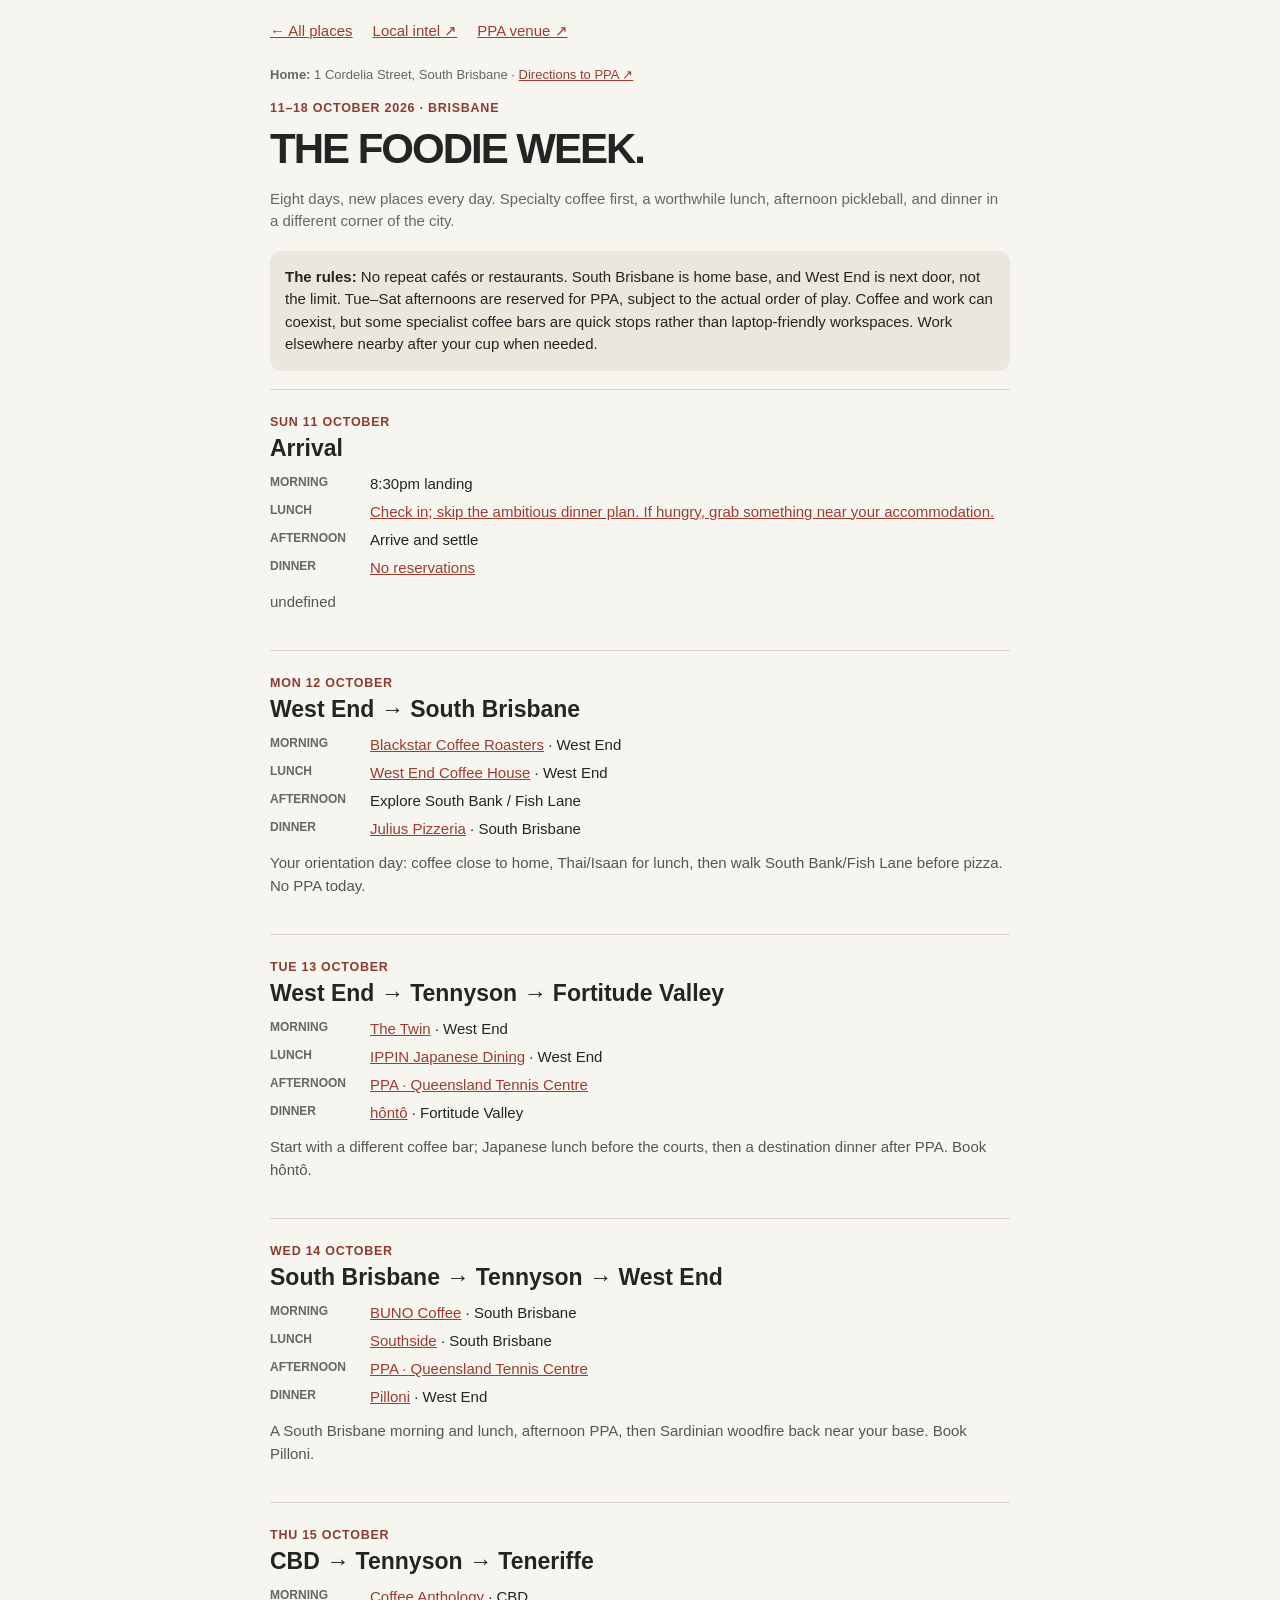
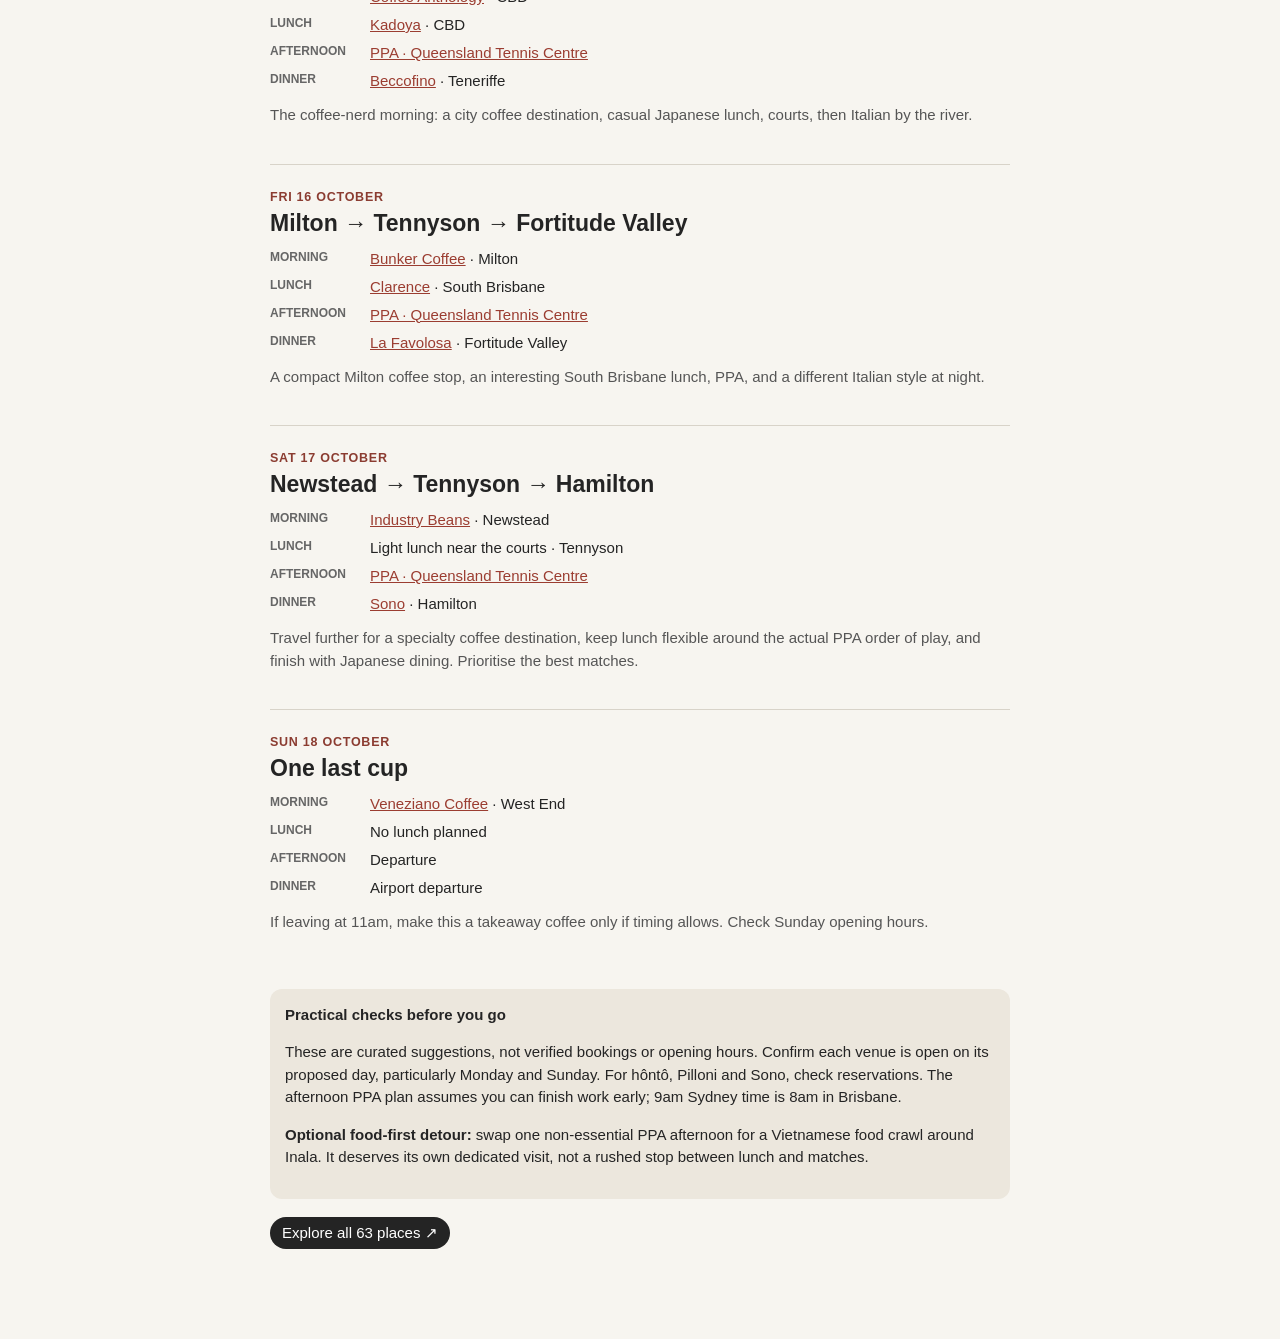
<file: itinerary.html>
<!doctype html><html lang="en"><meta charset="utf-8"><meta name="viewport" content="width=device-width,initial-scale=1"><meta name="theme-color" content="#f7f5f0"><title>BRISSY · Foodie week</title><style>body{margin:0;background:#f7f5f0;color:#242424;font:15px -apple-system,BlinkMacSystemFont,Arial,sans-serif}main{max-width:740px;margin:auto;padding:22px 18px 90px}a{color:#9b3d31}h1{font-size:42px;letter-spacing:-2px;margin:10px 0}h2{font-size:23px;margin:6px 0 13px}header p{line-height:1.5;color:#666}nav{display:flex;gap:20px;margin-bottom:25px}article{border-top:1px solid #d8d3c9;padding:22px 0}small{color:#8b3c31;font-weight:700;text-transform:uppercase;letter-spacing:.06em}.route{font-size:13px;color:#777;margin:5px 0 12px}.slots{display:grid;grid-template-columns:90px 1fr;gap:11px 10px}.slots dt{font-size:12px;color:#666;font-weight:700;text-transform:uppercase}.slots dd{margin:0}.why{line-height:1.5;color:#555}aside{background:#ece7dd;border-radius:12px;padding:15px;line-height:1.5;margin:18px 0}.pill{display:inline-block;background:#242424;color:white;border-radius:20px;padding:7px 12px;text-decoration:none}</style><main><nav><a href="./">← All places</a><a href="quirks.html">Local intel ↗</a><a href="https://www.google.com/maps/search/?api=1&query=Queensland+Tennis+Centre+Tennyson" target="_blank">PPA venue ↗</a></nav><header><p style="font-size:13px"><b>Home:</b> 1 Cordelia Street, South Brisbane · <a href="https://www.google.com/maps/dir/?api=1&origin=1+Cordelia+Street+South+Brisbane+QLD+4101&destination=Queensland+Tennis+Centre+Tennyson+QLD+4105">Directions to PPA ↗</a></p><small>11–18 October 2026 · Brisbane</small><h1>THE FOODIE WEEK.</h1><p>Eight days, new places every day. Specialty coffee first, a worthwhile lunch, afternoon pickleball, and dinner in a different corner of the city.</p></header><aside><strong>The rules:</strong> No repeat cafés or restaurants. South Brisbane is home base, and West End is next door, not the limit. Tue–Sat afternoons are reserved for PPA, subject to the actual order of play. Coffee and work can coexist, but some specialist coffee bars are quick stops rather than laptop-friendly workspaces. Work elsewhere nearby after your cup when needed.</aside><article><small>Sun 11 October</small><h2>Arrival</h2><div class="slots"><dt>Morning</dt><dd>8:30pm landing</dd><dt>Lunch</dt><dd><a href="https://www.google.com/maps/search/?api=1&query=Check%20in%3B%20skip%20the%20ambitious%20dinner%20plan.%20If%20hungry%2C%20grab%20something%20near%20your%20accommodation.%20%20Brisbane" target="_blank" rel="noopener">Check in; skip the ambitious dinner plan. If hungry, grab something near your accommodation.</a></dd><dt>Afternoon</dt><dd>Arrive and settle</dd><dt>Dinner</dt><dd><a href="https://www.google.com/maps/search/?api=1&query=No%20reservations%20%20Brisbane" target="_blank" rel="noopener">No reservations</a></dd></div><p class="why">undefined</p></article><article><small>Mon 12 October</small><h2>West End → South Brisbane</h2><div class="slots"><dt>Morning</dt><dd><a href="https://www.google.com/maps/search/?api=1&query=Blackstar%20Coffee%20Roasters%20West%20End%20Brisbane" target="_blank" rel="noopener">Blackstar Coffee Roasters</a> · West End</dd><dt>Lunch</dt><dd><a href="https://www.google.com/maps/search/?api=1&query=West%20End%20Coffee%20House%20West%20End%20Brisbane" target="_blank" rel="noopener">West End Coffee House</a> · West End</dd><dt>Afternoon</dt><dd>Explore South Bank / Fish Lane</dd><dt>Dinner</dt><dd><a href="https://www.google.com/maps/search/?api=1&query=Julius%20Pizzeria%20South%20Brisbane%20Brisbane" target="_blank" rel="noopener">Julius Pizzeria</a> · South Brisbane</dd></div><p class="why">Your orientation day: coffee close to home, Thai/Isaan for lunch, then walk South Bank/Fish Lane before pizza. No PPA today.</p></article><article><small>Tue 13 October</small><h2>West End → Tennyson → Fortitude Valley</h2><div class="slots"><dt>Morning</dt><dd><a href="https://www.google.com/maps/search/?api=1&query=The%20Twin%20West%20End%20Brisbane" target="_blank" rel="noopener">The Twin</a> · West End</dd><dt>Lunch</dt><dd><a href="https://www.google.com/maps/search/?api=1&query=IPPIN%20Japanese%20Dining%20West%20End%20Brisbane" target="_blank" rel="noopener">IPPIN Japanese Dining</a> · West End</dd><dt>Afternoon</dt><dd><a href='https://www.google.com/maps/search/?api=1&query=Queensland%20Tennis%20Centre%20Tennyson%20Brisbane'>PPA · Queensland Tennis Centre</a></dd><dt>Dinner</dt><dd><a href="https://www.google.com/maps/search/?api=1&query=h%C3%B4nt%C3%B4%20Fortitude%20Valley%20Brisbane" target="_blank" rel="noopener">hôntô</a> · Fortitude Valley</dd></div><p class="why">Start with a different coffee bar; Japanese lunch before the courts, then a destination dinner after PPA. Book hôntô.</p></article><article><small>Wed 14 October</small><h2>South Brisbane → Tennyson → West End</h2><div class="slots"><dt>Morning</dt><dd><a href="https://www.google.com/maps/search/?api=1&query=BUNO%20Coffee%20South%20Brisbane%20Brisbane" target="_blank" rel="noopener">BUNO Coffee</a> · South Brisbane</dd><dt>Lunch</dt><dd><a href="https://www.google.com/maps/search/?api=1&query=Southside%20South%20Brisbane%20Brisbane" target="_blank" rel="noopener">Southside</a> · South Brisbane</dd><dt>Afternoon</dt><dd><a href='https://www.google.com/maps/search/?api=1&query=Queensland%20Tennis%20Centre%20Tennyson%20Brisbane'>PPA · Queensland Tennis Centre</a></dd><dt>Dinner</dt><dd><a href="https://www.google.com/maps/search/?api=1&query=Pilloni%20West%20End%20Brisbane" target="_blank" rel="noopener">Pilloni</a> · West End</dd></div><p class="why">A South Brisbane morning and lunch, afternoon PPA, then Sardinian woodfire back near your base. Book Pilloni.</p></article><article><small>Thu 15 October</small><h2>CBD → Tennyson → Teneriffe</h2><div class="slots"><dt>Morning</dt><dd><a href="https://www.google.com/maps/search/?api=1&query=Coffee%20Anthology%20CBD%20Brisbane" target="_blank" rel="noopener">Coffee Anthology</a> · CBD</dd><dt>Lunch</dt><dd><a href="https://www.google.com/maps/search/?api=1&query=Kadoya%20CBD%20Brisbane" target="_blank" rel="noopener">Kadoya</a> · CBD</dd><dt>Afternoon</dt><dd><a href='https://www.google.com/maps/search/?api=1&query=Queensland%20Tennis%20Centre%20Tennyson%20Brisbane'>PPA · Queensland Tennis Centre</a></dd><dt>Dinner</dt><dd><a href="https://www.google.com/maps/search/?api=1&query=Beccofino%20Teneriffe%20Brisbane" target="_blank" rel="noopener">Beccofino</a> · Teneriffe</dd></div><p class="why">The coffee-nerd morning: a city coffee destination, casual Japanese lunch, courts, then Italian by the river.</p></article><article><small>Fri 16 October</small><h2>Milton → Tennyson → Fortitude Valley</h2><div class="slots"><dt>Morning</dt><dd><a href="https://www.google.com/maps/search/?api=1&query=Bunker%20Coffee%20Milton%20Brisbane" target="_blank" rel="noopener">Bunker Coffee</a> · Milton</dd><dt>Lunch</dt><dd><a href="https://www.google.com/maps/search/?api=1&query=Clarence%20South%20Brisbane%20Brisbane" target="_blank" rel="noopener">Clarence</a> · South Brisbane</dd><dt>Afternoon</dt><dd><a href='https://www.google.com/maps/search/?api=1&query=Queensland%20Tennis%20Centre%20Tennyson%20Brisbane'>PPA · Queensland Tennis Centre</a></dd><dt>Dinner</dt><dd><a href="https://www.google.com/maps/search/?api=1&query=La%20Favolosa%20Fortitude%20Valley%20Brisbane" target="_blank" rel="noopener">La Favolosa</a> · Fortitude Valley</dd></div><p class="why">A compact Milton coffee stop, an interesting South Brisbane lunch, PPA, and a different Italian style at night.</p></article><article><small>Sat 17 October</small><h2>Newstead → Tennyson → Hamilton</h2><div class="slots"><dt>Morning</dt><dd><a href="https://www.google.com/maps/search/?api=1&query=Industry%20Beans%20Newstead%20Brisbane" target="_blank" rel="noopener">Industry Beans</a> · Newstead</dd><dt>Lunch</dt><dd>Light lunch near the courts · Tennyson</dd><dt>Afternoon</dt><dd><a href='https://www.google.com/maps/search/?api=1&query=Queensland%20Tennis%20Centre%20Tennyson%20Brisbane'>PPA · Queensland Tennis Centre</a></dd><dt>Dinner</dt><dd><a href="https://www.google.com/maps/search/?api=1&query=Sono%20Hamilton%20Brisbane" target="_blank" rel="noopener">Sono</a> · Hamilton</dd></div><p class="why">Travel further for a specialty coffee destination, keep lunch flexible around the actual PPA order of play, and finish with Japanese dining. Prioritise the best matches.</p></article><article><small>Sun 18 October</small><h2>One last cup</h2><div class="slots"><dt>Morning</dt><dd><a href="https://www.google.com/maps/search/?api=1&query=Veneziano%20Coffee%20West%20End%20Brisbane" target="_blank" rel="noopener">Veneziano Coffee</a> · West End</dd><dt>Lunch</dt><dd>No lunch planned</dd><dt>Afternoon</dt><dd>Departure</dd><dt>Dinner</dt><dd>Airport departure</dd></div><p class="why">If leaving at 11am, make this a takeaway coffee only if timing allows. Check Sunday opening hours.</p></article><aside><strong>Practical checks before you go</strong><p>These are curated suggestions, not verified bookings or opening hours. Confirm each venue is open on its proposed day, particularly Monday and Sunday. For hôntô, Pilloni and Sono, check reservations. The afternoon PPA plan assumes you can finish work early; 9am Sydney time is 8am in Brisbane.</p><p><b>Optional food-first detour:</b> swap one non-essential PPA afternoon for a Vietnamese food crawl around Inala. It deserves its own dedicated visit, not a rushed stop between lunch and matches.</p></aside><a class="pill" href="./">Explore all 63 places ↗</a></main></html>
</file>
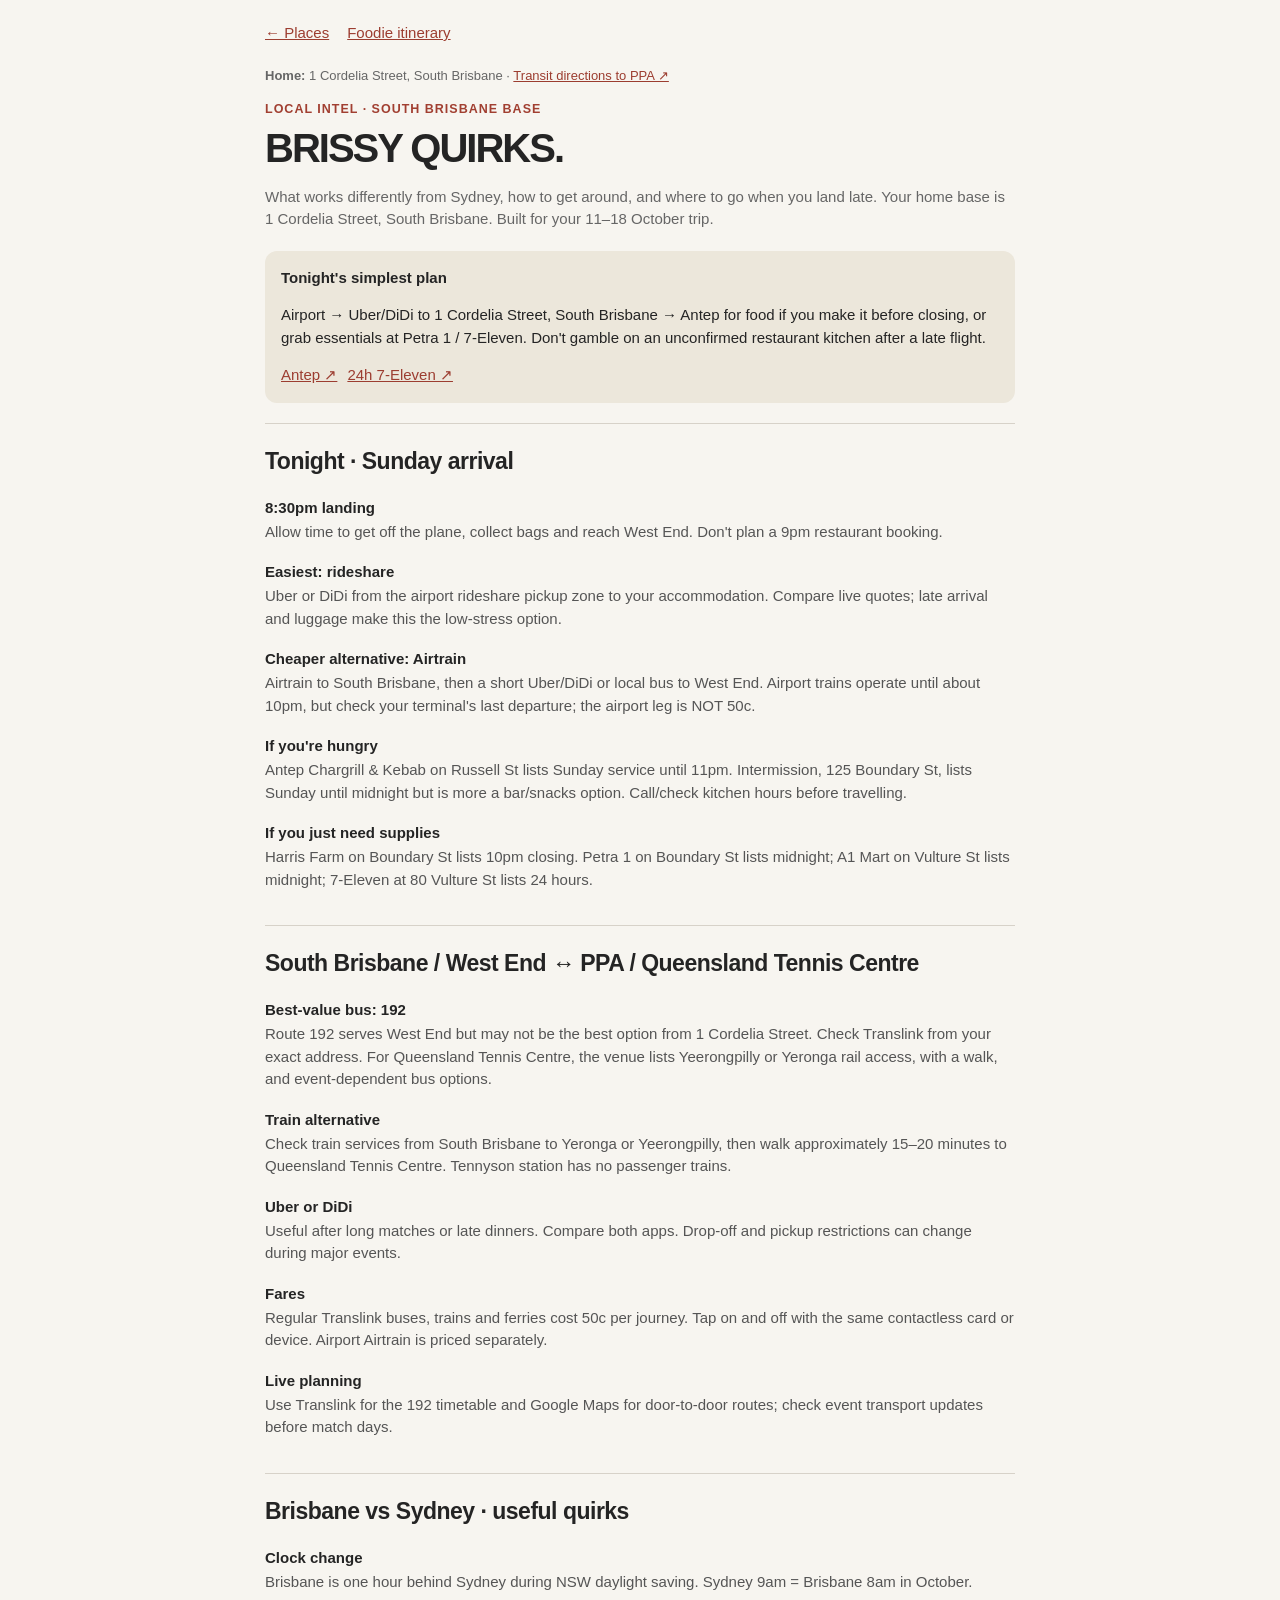
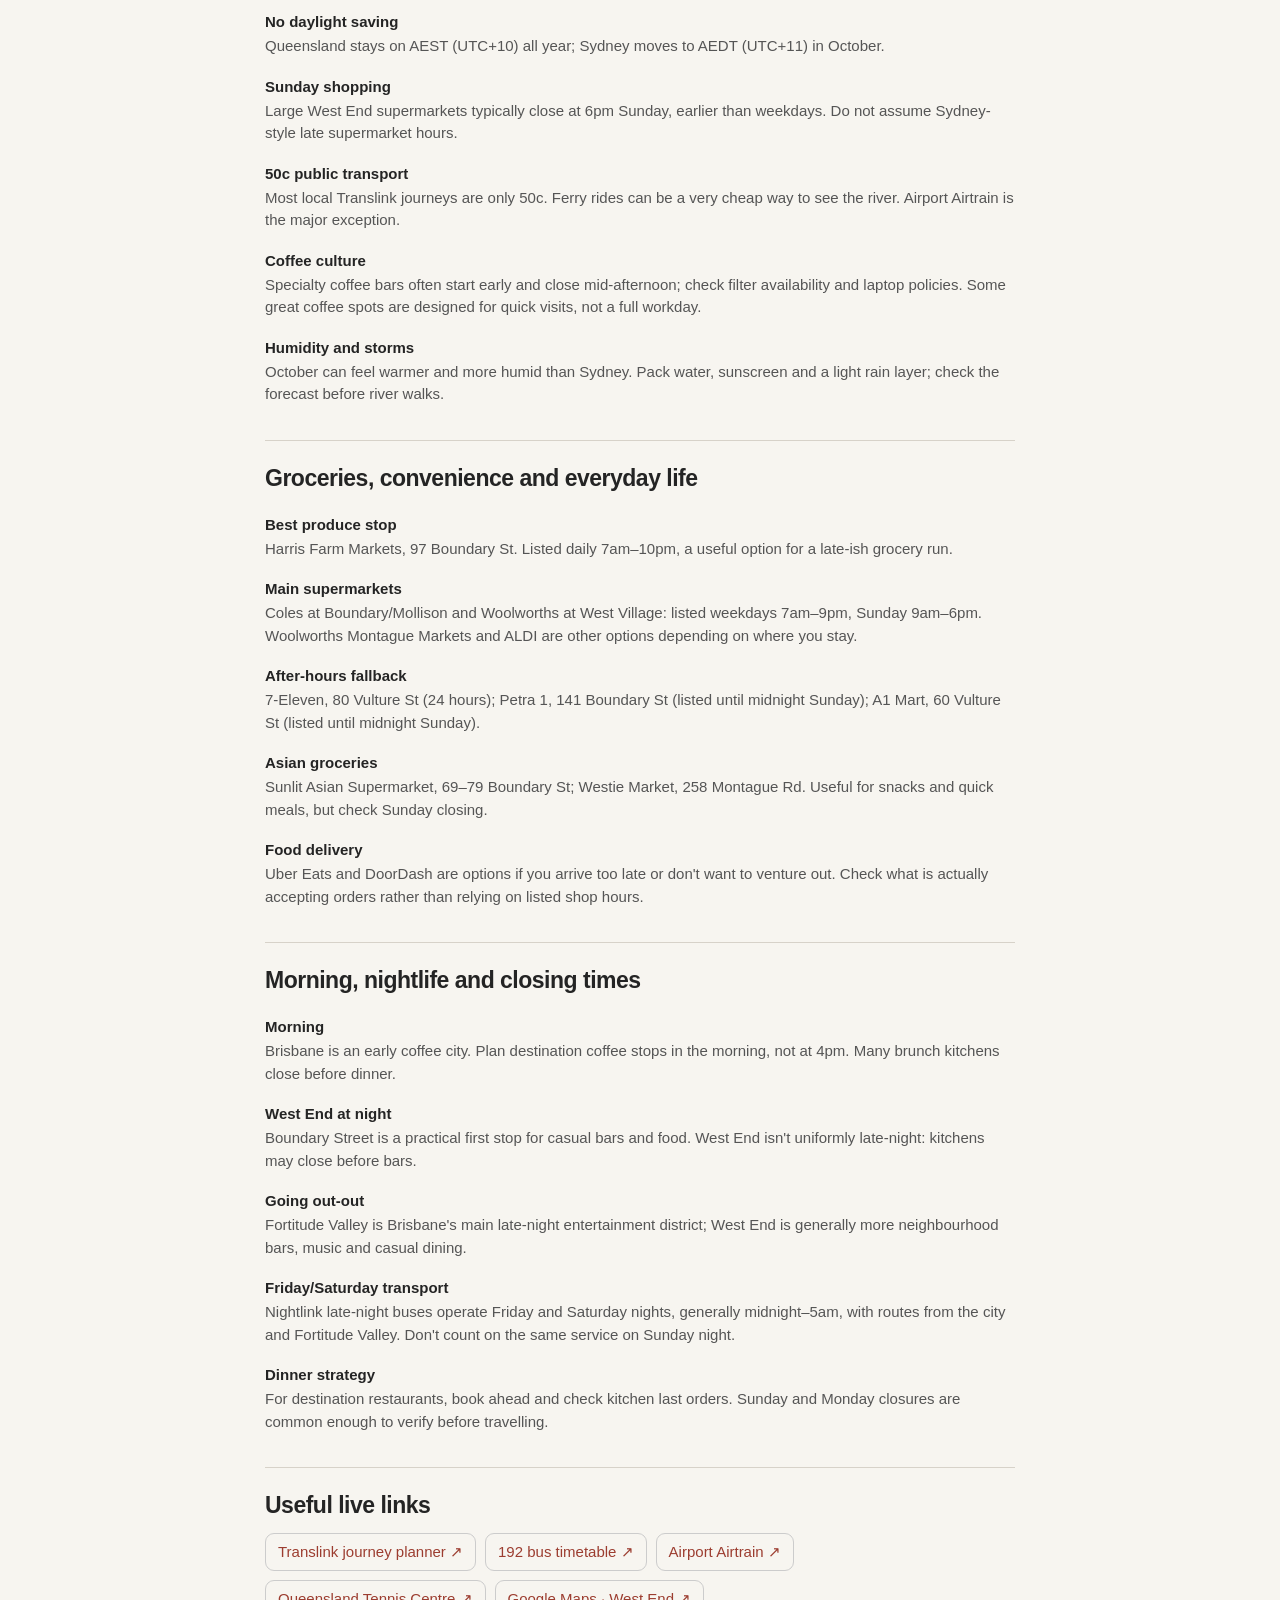
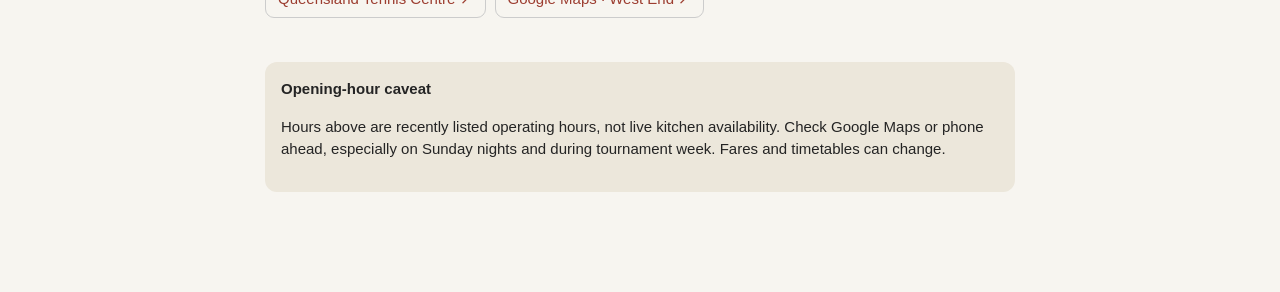
<file: quirks.html>
<!doctype html><html lang="en"><meta charset="utf-8"><meta name="viewport" content="width=device-width,initial-scale=1"><meta name="theme-color" content="#f7f5f0"><title>BRISSY · Local intel</title><style>body{font:15px -apple-system,BlinkMacSystemFont,Arial,sans-serif;background:#f7f5f0;color:#242424;margin:0}main{max-width:750px;margin:auto;padding:24px 18px 80px}a{color:#9c3d30}nav{display:flex;gap:18px;flex-wrap:wrap;margin-bottom:25px}h1{font-size:40px;letter-spacing:-2px;margin:10px 0}header p{color:#666;line-height:1.5}h2{font-size:23px;letter-spacing:-.5px;margin:0 0 14px}section{padding:24px 0;border-top:1px solid #d7d2c9}article{padding:10px 0}article b{display:block;margin-bottom:5px}article p{margin:0;color:#555;line-height:1.5}small{color:#a13f31;font-weight:700;text-transform:uppercase;letter-spacing:.08em}aside{padding:16px;background:#ece7db;border-radius:12px;line-height:1.5;margin:20px 0}.links{display:flex;gap:9px;flex-wrap:wrap}.links a{border:1px solid #ccc;border-radius:9px;padding:9px 12px;text-decoration:none}.quick a{margin-right:10px}</style><main><nav><a href="./">← Places</a><a href="itinerary.html">Foodie itinerary</a></nav><header><p style="font-size:13px"><b>Home:</b> 1 Cordelia Street, South Brisbane · <a href="https://www.google.com/maps/dir/?api=1&origin=1+Cordelia+Street+South+Brisbane+QLD+4101&destination=Queensland+Tennis+Centre+Tennyson+QLD+4105&travelmode=transit">Transit directions to PPA ↗</a></p><small>Local intel · South Brisbane base</small><h1>BRISSY QUIRKS.</h1><p>What works differently from Sydney, how to get around, and where to go when you land late. Your home base is 1 Cordelia Street, South Brisbane. Built for your 11–18 October trip.</p></header><aside><b>Tonight's simplest plan</b><p>Airport → Uber/DiDi to 1 Cordelia Street, South Brisbane → Antep for food if you make it before closing, or grab essentials at Petra 1 / 7-Eleven. Don't gamble on an unconfirmed restaurant kitchen after a late flight.</p><div class="quick"><a href="https://www.google.com/maps/search/?api=1&query=Antep%20Chargrill%20Kebab%2058%20Russell%20Street%20West%20End%20Brisbane">Antep ↗</a><a href="https://www.google.com/maps/search/?api=1&query=7%20Eleven%2080%20Vulture%20St%20West%20End%20Brisbane">24h 7-Eleven ↗</a></div></aside><section><h2>Tonight · Sunday arrival</h2><article><b>8:30pm landing</b><p>Allow time to get off the plane, collect bags and reach West End. Don't plan a 9pm restaurant booking.</p></article><article><b>Easiest: rideshare</b><p>Uber or DiDi from the airport rideshare pickup zone to your accommodation. Compare live quotes; late arrival and luggage make this the low-stress option.</p></article><article><b>Cheaper alternative: Airtrain</b><p>Airtrain to South Brisbane, then a short Uber/DiDi or local bus to West End. Airport trains operate until about 10pm, but check your terminal's last departure; the airport leg is NOT 50c.</p></article><article><b>If you're hungry</b><p>Antep Chargrill & Kebab on Russell St lists Sunday service until 11pm. Intermission, 125 Boundary St, lists Sunday until midnight but is more a bar/snacks option. Call/check kitchen hours before travelling.</p></article><article><b>If you just need supplies</b><p>Harris Farm on Boundary St lists 10pm closing. Petra 1 on Boundary St lists midnight; A1 Mart on Vulture St lists midnight; 7-Eleven at 80 Vulture St lists 24 hours.</p></article></section><section><h2>South Brisbane / West End ↔ PPA / Queensland Tennis Centre</h2><article><b>Best-value bus: 192</b><p>Route 192 serves West End but may not be the best option from 1 Cordelia Street. Check Translink from your exact address. For Queensland Tennis Centre, the venue lists Yeerongpilly or Yeronga rail access, with a walk, and event-dependent bus options.</p></article><article><b>Train alternative</b><p>Check train services from South Brisbane to Yeronga or Yeerongpilly, then walk approximately 15–20 minutes to Queensland Tennis Centre. Tennyson station has no passenger trains.</p></article><article><b>Uber or DiDi</b><p>Useful after long matches or late dinners. Compare both apps. Drop-off and pickup restrictions can change during major events.</p></article><article><b>Fares</b><p>Regular Translink buses, trains and ferries cost 50c per journey. Tap on and off with the same contactless card or device. Airport Airtrain is priced separately.</p></article><article><b>Live planning</b><p>Use Translink for the 192 timetable and Google Maps for door-to-door routes; check event transport updates before match days.</p></article></section><section><h2>Brisbane vs Sydney · useful quirks</h2><article><b>Clock change</b><p>Brisbane is one hour behind Sydney during NSW daylight saving. Sydney 9am = Brisbane 8am in October.</p></article><article><b>No daylight saving</b><p>Queensland stays on AEST (UTC+10) all year; Sydney moves to AEDT (UTC+11) in October.</p></article><article><b>Sunday shopping</b><p>Large West End supermarkets typically close at 6pm Sunday, earlier than weekdays. Do not assume Sydney-style late supermarket hours.</p></article><article><b>50c public transport</b><p>Most local Translink journeys are only 50c. Ferry rides can be a very cheap way to see the river. Airport Airtrain is the major exception.</p></article><article><b>Coffee culture</b><p>Specialty coffee bars often start early and close mid-afternoon; check filter availability and laptop policies. Some great coffee spots are designed for quick visits, not a full workday.</p></article><article><b>Humidity and storms</b><p>October can feel warmer and more humid than Sydney. Pack water, sunscreen and a light rain layer; check the forecast before river walks.</p></article></section><section><h2>Groceries, convenience and everyday life</h2><article><b>Best produce stop</b><p>Harris Farm Markets, 97 Boundary St. Listed daily 7am–10pm, a useful option for a late-ish grocery run.</p></article><article><b>Main supermarkets</b><p>Coles at Boundary/Mollison and Woolworths at West Village: listed weekdays 7am–9pm, Sunday 9am–6pm. Woolworths Montague Markets and ALDI are other options depending on where you stay.</p></article><article><b>After-hours fallback</b><p>7-Eleven, 80 Vulture St (24 hours); Petra 1, 141 Boundary St (listed until midnight Sunday); A1 Mart, 60 Vulture St (listed until midnight Sunday).</p></article><article><b>Asian groceries</b><p>Sunlit Asian Supermarket, 69–79 Boundary St; Westie Market, 258 Montague Rd. Useful for snacks and quick meals, but check Sunday closing.</p></article><article><b>Food delivery</b><p>Uber Eats and DoorDash are options if you arrive too late or don't want to venture out. Check what is actually accepting orders rather than relying on listed shop hours.</p></article></section><section><h2>Morning, nightlife and closing times</h2><article><b>Morning</b><p>Brisbane is an early coffee city. Plan destination coffee stops in the morning, not at 4pm. Many brunch kitchens close before dinner.</p></article><article><b>West End at night</b><p>Boundary Street is a practical first stop for casual bars and food. West End isn't uniformly late-night: kitchens may close before bars.</p></article><article><b>Going out-out</b><p>Fortitude Valley is Brisbane's main late-night entertainment district; West End is generally more neighbourhood bars, music and casual dining.</p></article><article><b>Friday/Saturday transport</b><p>Nightlink late-night buses operate Friday and Saturday nights, generally midnight–5am, with routes from the city and Fortitude Valley. Don't count on the same service on Sunday night.</p></article><article><b>Dinner strategy</b><p>For destination restaurants, book ahead and check kitchen last orders. Sunday and Monday closures are common enough to verify before travelling.</p></article></section><section><h2>Useful live links</h2><div class="links"><a href="https://translink.com.au/plan-your-journey/journey-planner" target="_blank" rel="noopener">Translink journey planner ↗</a><a href="https://jp.translink.com.au/plan-your-journey/timetables/Bus/T/192" target="_blank" rel="noopener">192 bus timetable ↗</a><a href="https://www.airtrain.com.au/" target="_blank" rel="noopener">Airport Airtrain ↗</a><a href="https://www.queenslandtenniscentre.com.au/contact/find-us/" target="_blank" rel="noopener">Queensland Tennis Centre ↗</a><a href="https://www.google.com/maps/search/?api=1&query=West+End+Brisbane" target="_blank" rel="noopener">Google Maps · West End ↗</a></div></section><aside><b>Opening-hour caveat</b><p>Hours above are recently listed operating hours, not live kitchen availability. Check Google Maps or phone ahead, especially on Sunday nights and during tournament week. Fares and timetables can change.</p></aside></main></html>
</file>
